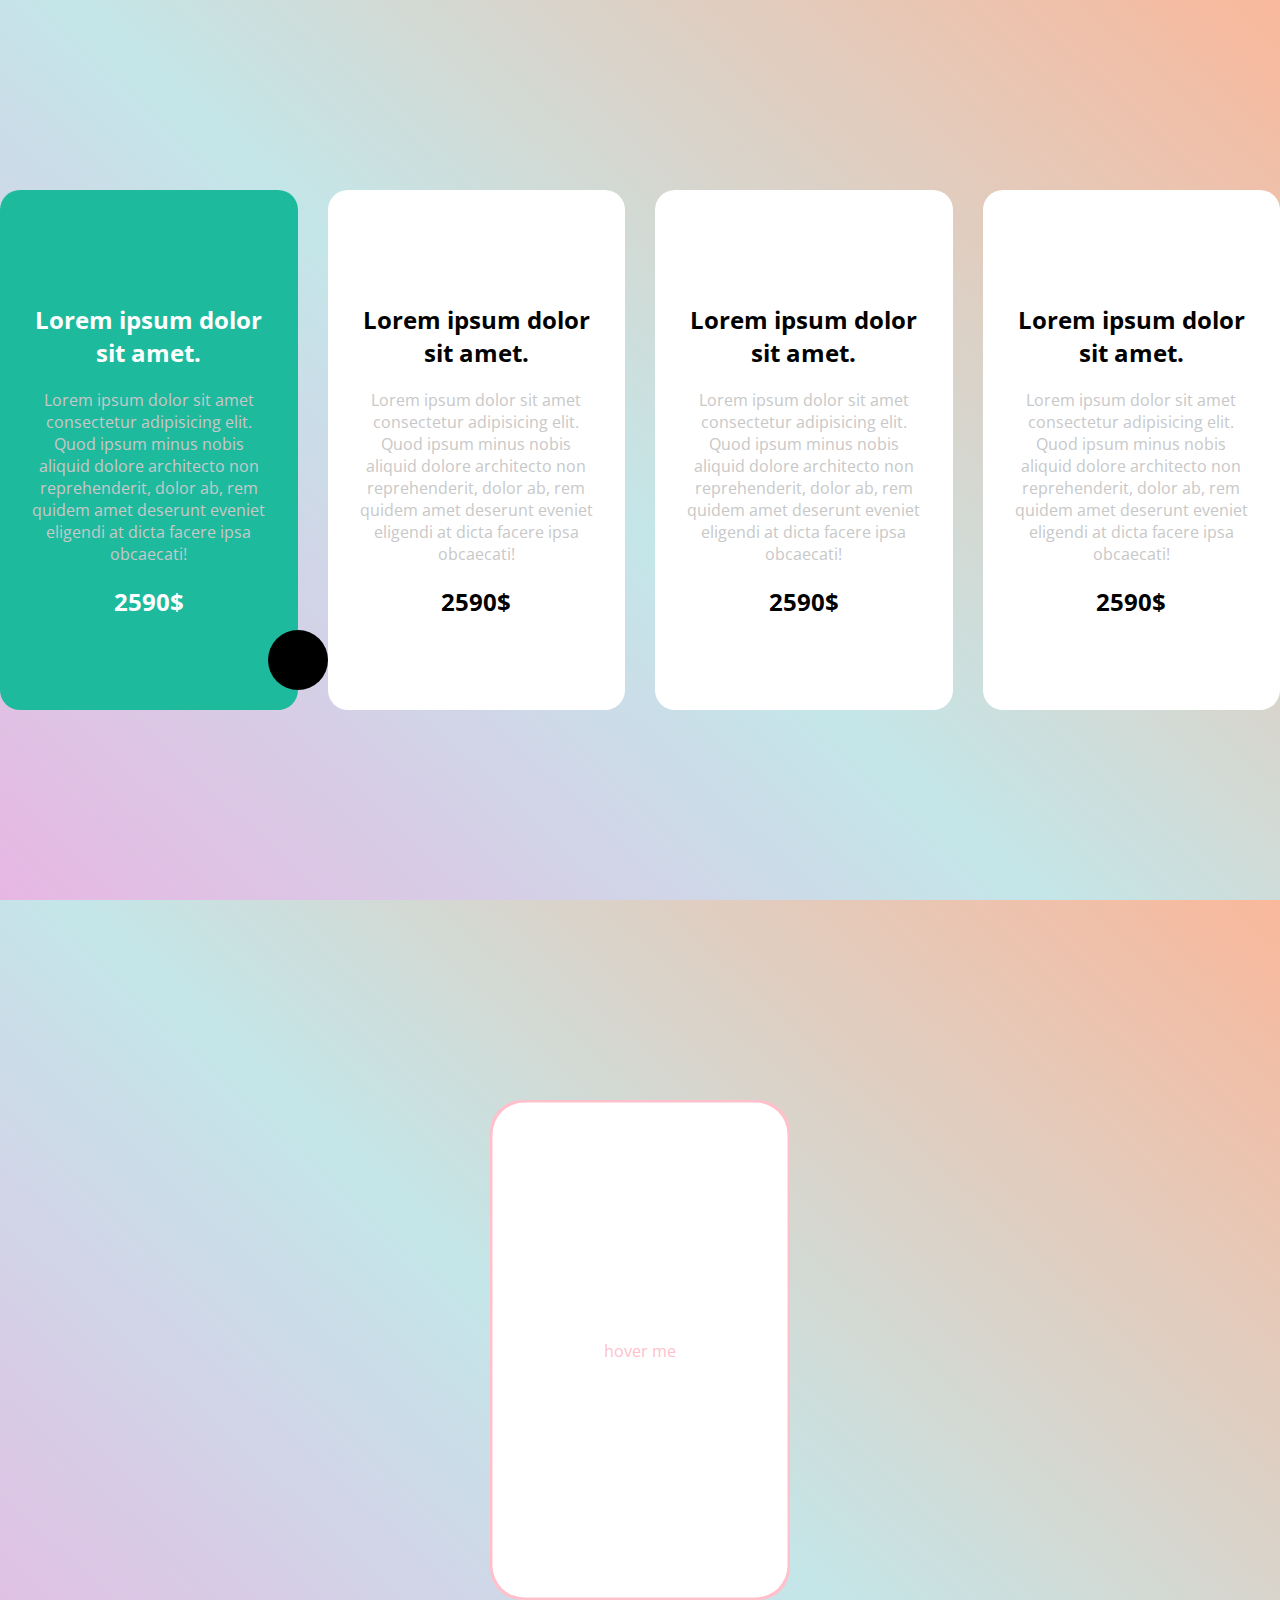
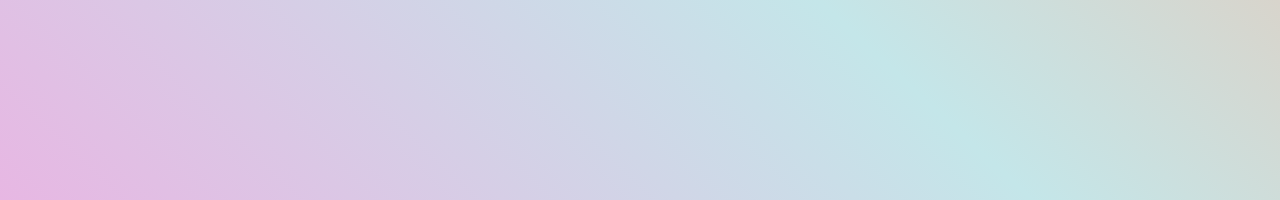
<file: cards-styling/index.html>
<!DOCTYPE html>
<html lang="en">
  <head>
    <meta charset="UTF-8" />
    <meta http-equiv="X-UA-Compatible" content="IE=edge" />
    <meta name="viewport" content="width=device-width, initial-scale=1.0" />
    <link
      rel="stylesheet"
      href="https://cdnjs.cloudflare.com/ajax/libs/font-awesome/6.2.1/css/all.min.css"
      integrity="sha512-MV7K8+y+gLIBoVD59lQIYicR65iaqukzvf/nwasF0nqhPay5w/9lJmVM2hMDcnK1OnMGCdVK+iQrJ7lzPJQd1w=="
      crossorigin="anonymous"
      referrerpolicy="no-referrer"
    />
    <link rel="stylesheet" href="style.css" />
    <title>Document</title>
  </head>
  <body>
    <section>
      <div class="card">
        <i class="fa-solid fa-earth-americas"></i>
        <h2>Lorem ipsum dolor sit amet.</h2>
        <p>
          Lorem ipsum dolor sit amet consectetur adipisicing elit. Quod ipsum
          minus nobis aliquid dolore architecto non reprehenderit, dolor ab, rem
          quidem amet deserunt eveniet eligendi at dicta facere ipsa obcaecati!
        </p>
        <h2>2590$</h2>
        <div class="arrow">
          <i class="fa-solid fa-arrow-right"></i>
        </div>
      </div>
      <div class="card">
        <i class="fa-solid fa-earth-americas"></i>
        <h2>Lorem ipsum dolor sit amet.</h2>
        <p>
          Lorem ipsum dolor sit amet consectetur adipisicing elit. Quod ipsum
          minus nobis aliquid dolore architecto non reprehenderit, dolor ab, rem
          quidem amet deserunt eveniet eligendi at dicta facere ipsa obcaecati!
        </p>
        <h2>2590$</h2>
      </div>
      <div class="card">
        <i class="fa-solid fa-earth-americas"></i>
        <h2>Lorem ipsum dolor sit amet.</h2>
        <p>
          Lorem ipsum dolor sit amet consectetur adipisicing elit. Quod ipsum
          minus nobis aliquid dolore architecto non reprehenderit, dolor ab, rem
          quidem amet deserunt eveniet eligendi at dicta facere ipsa obcaecati!
        </p>
        <h2>2590$</h2>
      </div>
      <div class="card">
        <i class="fa-solid fa-earth-americas"></i>
        <h2>Lorem ipsum dolor sit amet.</h2>
        <p>
          Lorem ipsum dolor sit amet consectetur adipisicing elit. Quod ipsum
          minus nobis aliquid dolore architecto non reprehenderit, dolor ab, rem
          quidem amet deserunt eveniet eligendi at dicta facere ipsa obcaecati!
        </p>
        <h2>2590$</h2>
      </div>
    </section>
    <div class="container">
      <div class="div"></div>
    </div>
  </body>
</html>
</file>
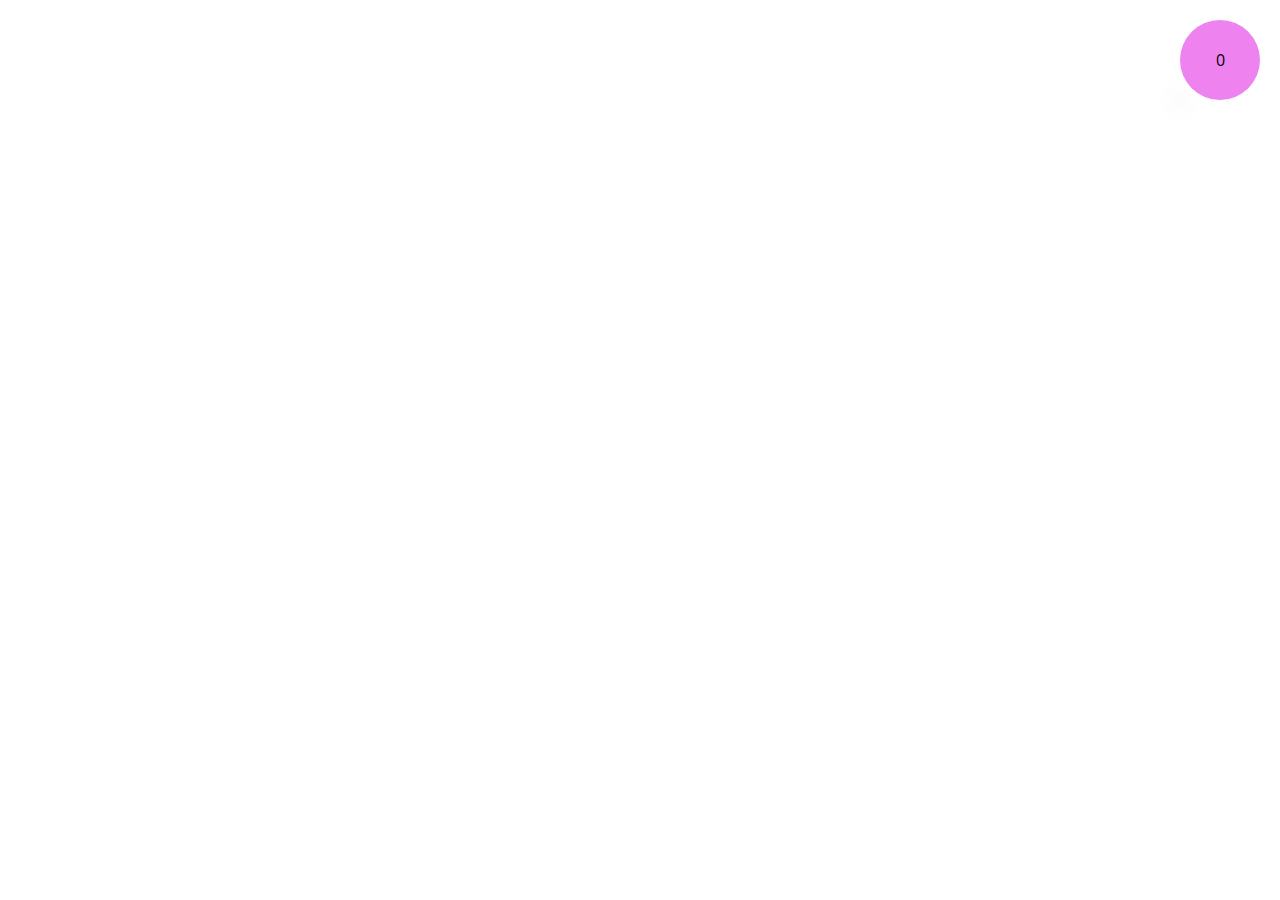
<file: ecommerce-website-v1/index.html>
<!DOCTYPE html>
<html lang="en">
  <head>
    <meta charset="UTF-8" />
    <meta http-equiv="X-UA-Compatible" content="IE=edge" />
    <meta name="viewport" content="width=device-width, initial-scale=1.0" />
    <link
      rel="stylesheet"
      href="https://cdnjs.cloudflare.com/ajax/libs/font-awesome/6.2.1/css/all.min.css"
      integrity="sha512-MV7K8+y+gLIBoVD59lQIYicR65iaqukzvf/nwasF0nqhPay5w/9lJmVM2hMDcnK1OnMGCdVK+iQrJ7lzPJQd1w=="
      crossorigin="anonymous"
      referrerpolicy="no-referrer"
    />
    <link rel="stylesheet" href="style.css" />
    <title>Document</title>
  </head>
  <body>
    <div class="cart-button">
      <i class="fa-solid fa-cart-shopping"></i>
      <div class="count">0</div>
    </div>
    <div class="cart-items"></div>
    <div class="products"></div>
    <script src="main.js"></script>
  </body>
</html>
</file>
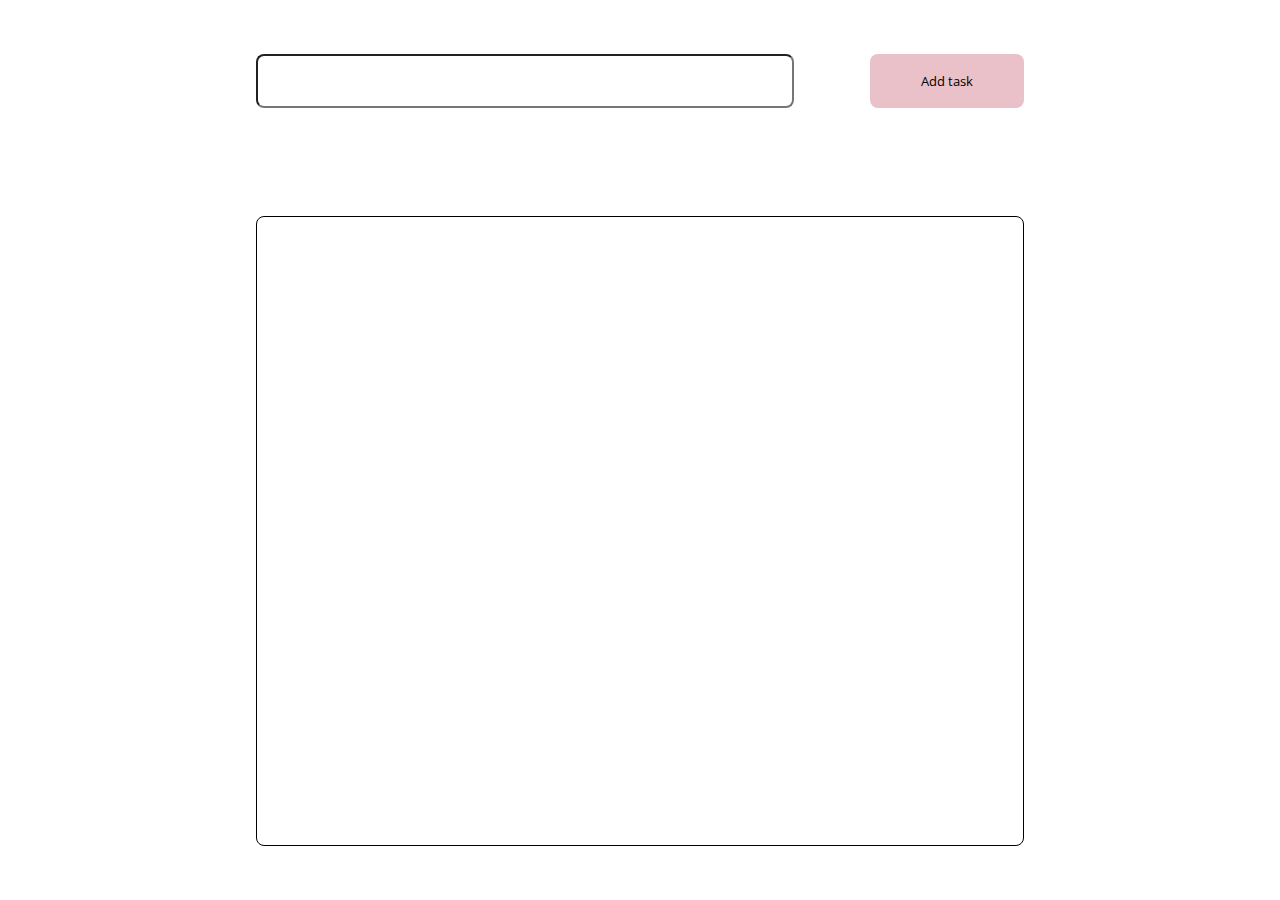
<file: to-do-list-v1/index.html>
<!DOCTYPE html>
<html lang="en">
  <head>
    <meta charset="UTF-8" />
    <meta http-equiv="X-UA-Compatible" content="IE=edge" />
    <meta name="viewport" content="width=device-width, initial-scale=1.0" />
    <link rel="stylesheet" href="style.css" />
    <title>To do list</title>
  </head>
  <body>
    <div class="add-task">
      <input class="input" type="text" />
      <input class="button" type="button" value="Add task" />
    </div>
    <div class="tasks-container"></div>
    <script src="main.js"></script>
  </body>
</html>
</file>
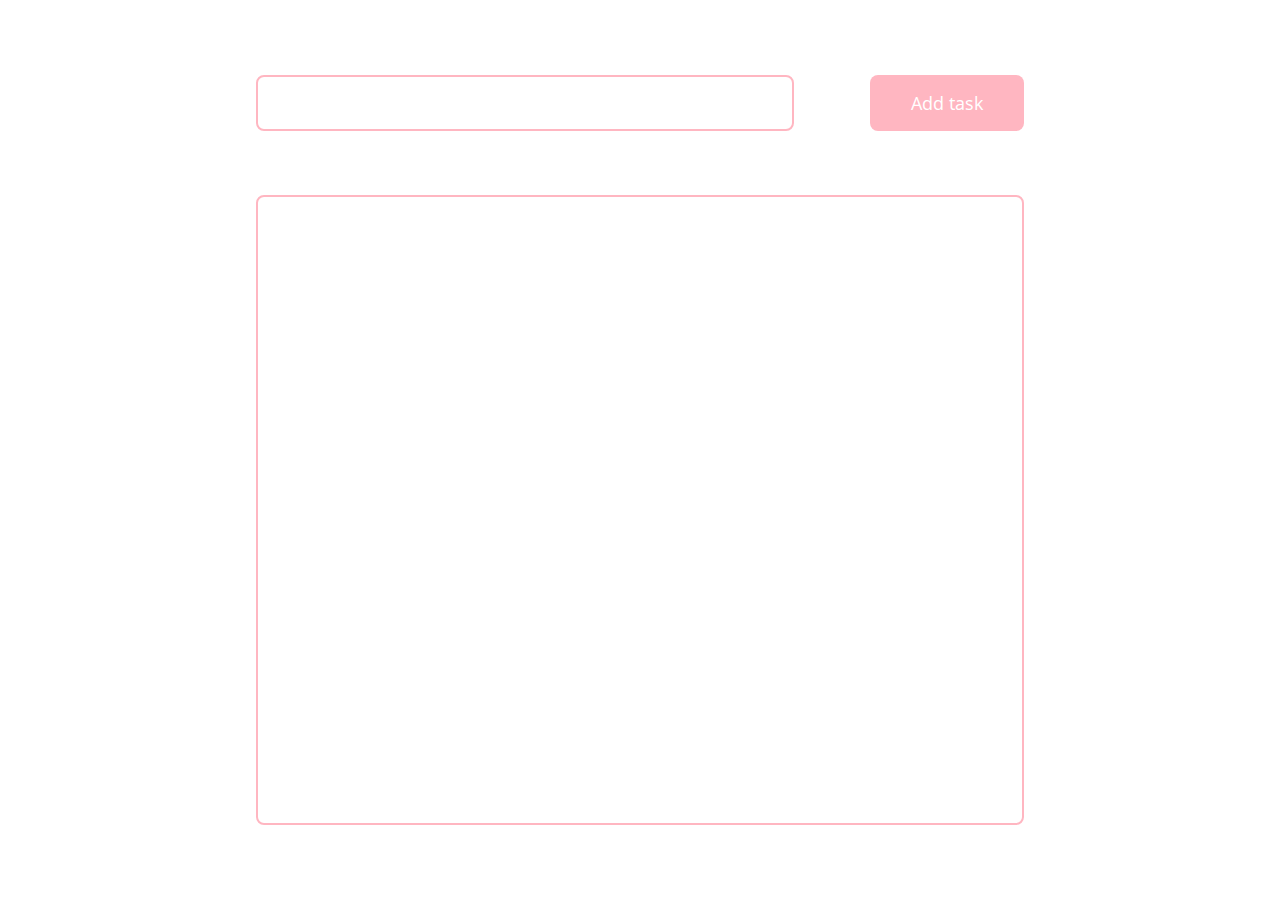
<file: to-do-list-v2/index.html>
<!DOCTYPE html>
<html lang="en">
  <head>
    <meta charset="UTF-8" />
    <meta http-equiv="X-UA-Compatible" content="IE=edge" />
    <meta name="viewport" content="width=device-width, initial-scale=1.0" />
    <link rel="stylesheet" href="style.css" />
    <title>Document</title>
  </head>
  <body>
    <div class="add-task">
      <input class="text" type="text" />
      <input class="button" type="button" value="Add task" />
    </div>
    <div class="tasks-container"></div>
    <script src="main.js"></script>
  </body>
</html>
</file>
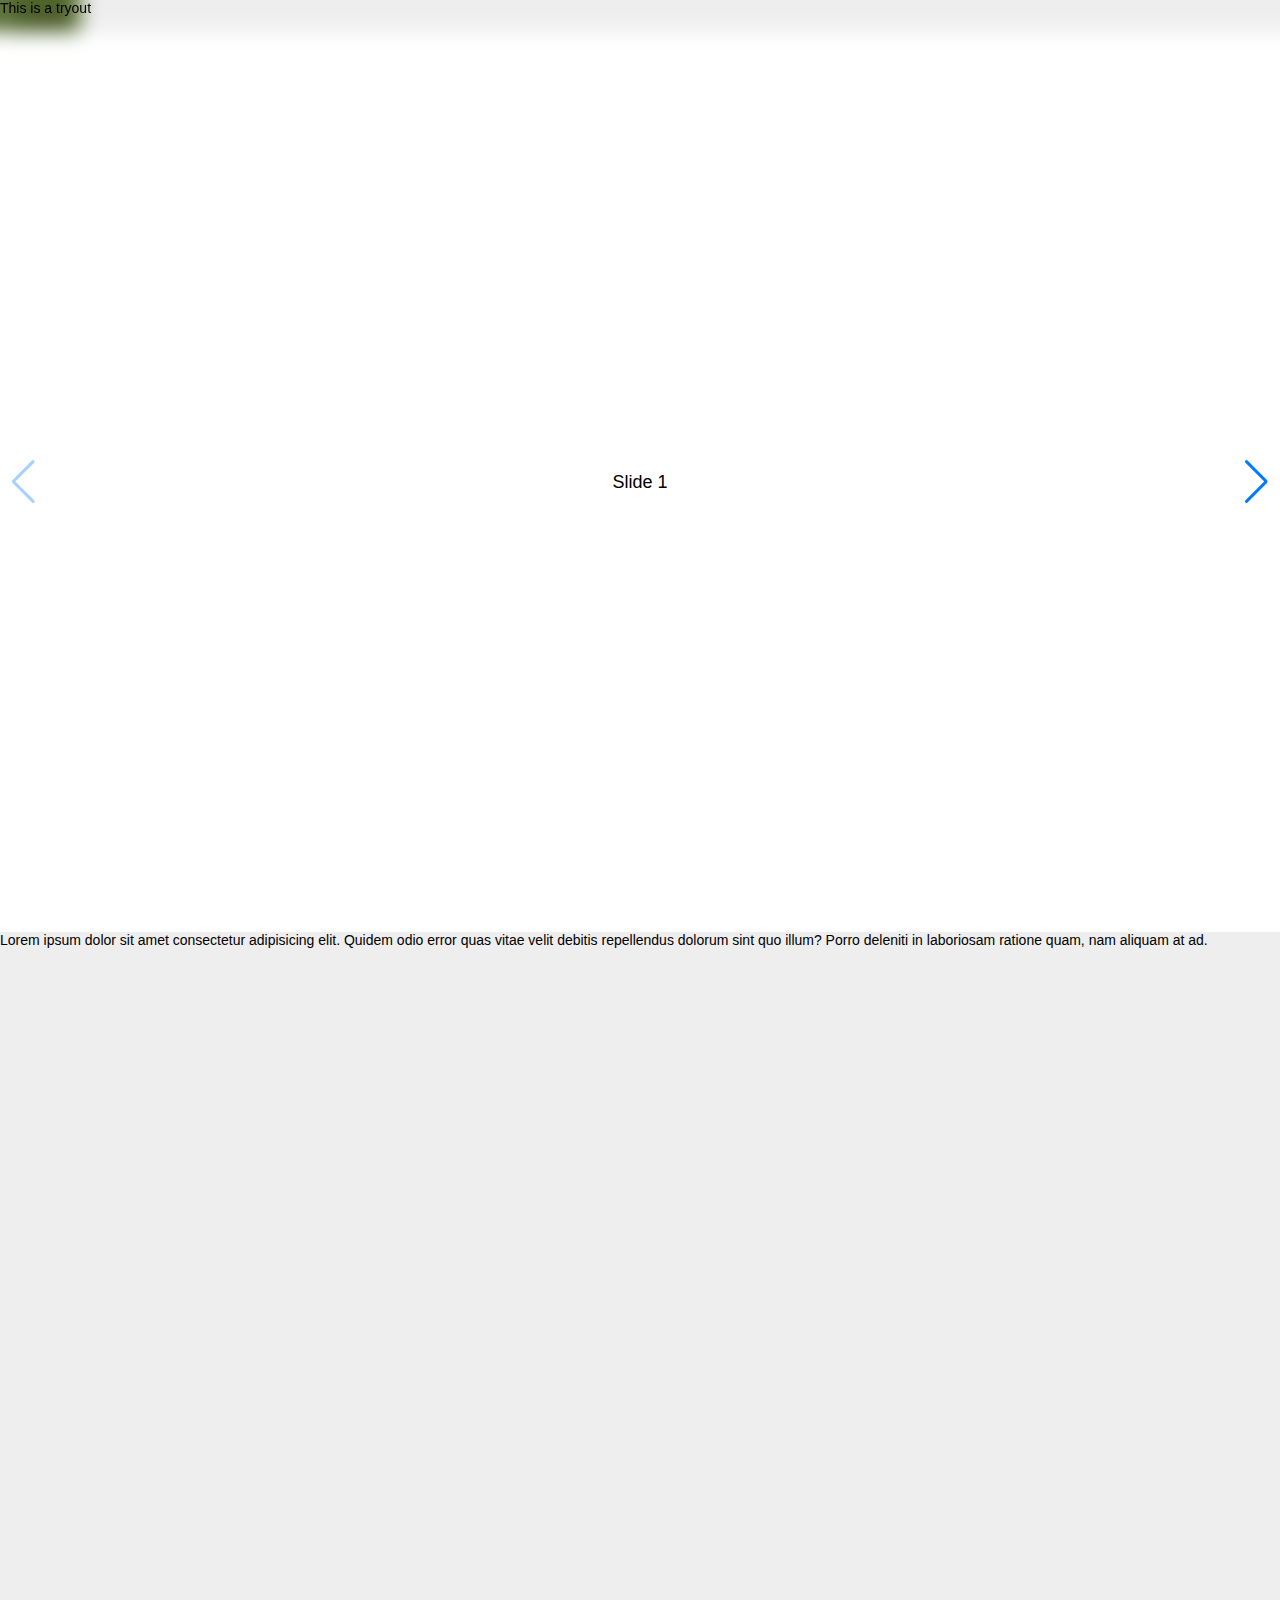
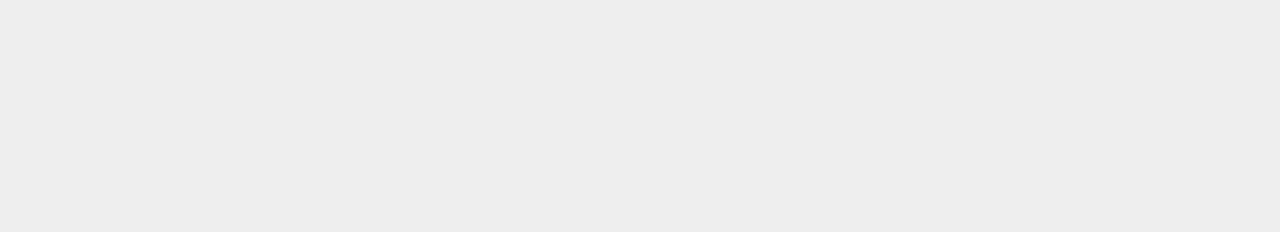
<file: ecommerce-website-v2/darkmode/index.html>
<!DOCTYPE html>
<html lang="en">
  <head>
    <meta charset="UTF-8" />
    <meta http-equiv="X-UA-Compatible" content="IE=edge" />
    <meta name="viewport" content="width=device-width, initial-scale=1.0" />
    <link
      rel="stylesheet"
      href="https://cdn.jsdelivr.net/npm/swiper@8/swiper-bundle.min.css"
    />
    <script src="https://cdn.jsdelivr.net/npm/swiper@8/swiper-bundle.min.js"></script>

    <link rel="stylesheet" href="style.css" />
    <title>Document</title>
  </head>
  <body class="light">
    <nav>This is a tryout</nav>
    <div class="change-theme">Change</div>
    <!-- Swiper -->
    <div class="swiper mySwiper">
      <div class="swiper-wrapper">
        <div class="swiper-slide">Slide 1</div>
        <div class="swiper-slide">Slide 2</div>
        <div class="swiper-slide">Slide 3</div>
        <div class="swiper-slide">Slide 4</div>
        <div class="swiper-slide">Slide 5</div>
        <div class="swiper-slide">Slide 6</div>
        <div class="swiper-slide">Slide 7</div>
        <div class="swiper-slide">Slide 8</div>
        <div class="swiper-slide">Slide 9</div>
      </div>
      <div class="swiper-button-next"></div>
      <div class="swiper-button-prev"></div>
    </div>
    <div class="section">
      Lorem ipsum dolor sit amet consectetur adipisicing elit. Quidem odio error
      quas vitae velit debitis repellendus dolorum sint quo illum? Porro
      deleniti in laboriosam ratione quam, nam aliquam at ad.
    </div>

    <!-- Swiper JS -->
    <script src="https://cdn.jsdelivr.net/npm/swiper/swiper-bundle.min.js"></script>

    <!-- Initialize Swiper -->
    <script>
      var swiper = new Swiper(".mySwiper", {
        navigation: {
          nextEl: ".swiper-button-next",
          prevEl: ".swiper-button-prev",
        },
      });
    </script>
    <script src="main.js"></script>
  </body>
</html>
</file>
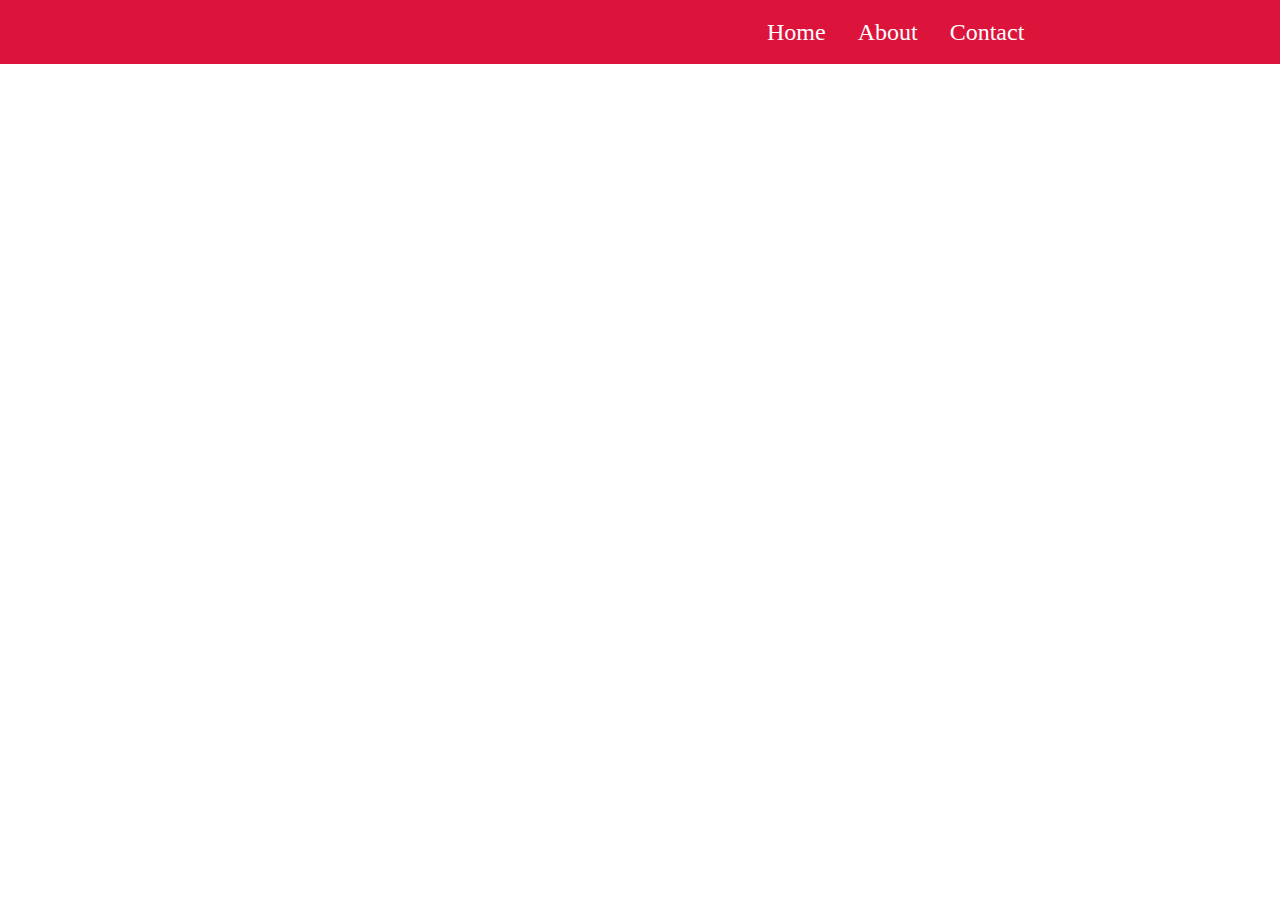
<file: ecommerce-website-v2/untitled folder/index.html>
<!DOCTYPE html>
<html lang="en">
  <head>
    <meta charset="UTF-8" />
    <meta http-equiv="X-UA-Compatible" content="IE=edge" />
    <meta name="viewport" content="width=device-width, initial-scale=1.0" />
    <link
      rel="stylesheet"
      href="https://cdnjs.cloudflare.com/ajax/libs/font-awesome/6.2.1/css/all.min.css"
      integrity="sha512-MV7K8+y+gLIBoVD59lQIYicR65iaqukzvf/nwasF0nqhPay5w/9lJmVM2hMDcnK1OnMGCdVK+iQrJ7lzPJQd1w=="
      crossorigin="anonymous"
      referrerpolicy="no-referrer"
    />
    <link rel="stylesheet" href="style.css" />
    <title>Document</title>
  </head>
  <body>
    <nav>
      <i class="fa-solid fa-star"></i>
      <ul class="">
        <li>Home</li>
        <li>About</li>
        <li>Contact</li>
      </ul>
      <div class="menu">
        <div class="bar"></div>
        <div class="bar"></div>
        <div class="bar"></div>
      </div>
    </nav>
    <script src="main.js"></script>
  </body>
</html>
</file>
<file: cards-styling/style.css>
@import url("https://fonts.googleapis.com/css2?family=Open+Sans:wght@300;400;700&display=swap");
* {
  margin: 0;
  padding: 0;
  box-sizing: border-box;
  font-family: "Open Sans", sans-serif;
}
body {
  height: 100vh;
  width: 100vw;
  background-color: #e7b7e3;
  background-image: linear-gradient(
    43deg,
    #e7b7e3 0%,
    #c4e6e9 46%,
    #f9b89c 100%
  );

  gap: 30px;
}
section {
  height: 100vh;
  width: 100vw;
  display: flex;
  align-items: center;
  justify-content: center;
  gap: 30px;
}
.card {
  height: 520px;
  width: 300px;
  background-color: white;
  border-radius: 20px;
  padding: 30px;
  display: flex;
  flex-direction: column;
  align-items: center;
  justify-content: center;
  text-align: center;
  gap: 20px;
  position: relative;
}
.card i {
  font-size: 50px;
}
.card p {
  color: rgb(200, 200, 200);
}

.card:nth-child(1) {
  background-color: #1eba9e;
  color: white;
}
.arrow {
  height: 60px;
  width: 60px;
  background-color: black;
  border-radius: 50%;
  display: flex;
  justify-content: center;
  align-items: center;
  position: absolute;
  bottom: 20px;
  right: -30px;
}
.arrow i {
  color: white;
  font-size: 30px;
}
.container {
  height: 100vh;
  width: 100vw;
  display: flex;
  align-items: center;
  justify-content: center;
  gap: 50px;
}

.container .div {
  position: relative;
  width: 300px;
  height: 500px;
  z-index: 99;
  border-radius: 2rem;
  overflow: hidden;
  cursor: pointer;
}

.container .div:nth-child(1)::before {
  content: "";
  position: absolute;
  width: 300px;
  height: 500px;

  background: conic-gradient(pink, pink);
  animation: spin 1.5s infinite linear;
}
@keyframes spin {
  100% {
    transform: rotate(-360deg);
  }
}

.container .div:nth-child(1)::after {
  content: "hover me";
  color: pink;
  background: white;
  border-radius: 2rem;
  position: absolute;
  display: flex;
  align-items: center;
  justify-content: center;
  width: 295px;
  height: 495px;

  top: 50%;
  left: 50%;
  transform: translate(-50%, -50%);
}

.container .div:nth-child(1):hover {
  box-shadow: 0 0 50px pink;
}
</file>
<file: ecommerce-website-v1/style.css>
@import url("https://fonts.googleapis.com/css2?family=Open+Sans:wght@500;700&display=swap");
* {
  margin: 0;
  padding: 0;
  box-sizing: border-box;
  font-family: "Open Sans", sans-serif;
}
.cart-button {
  height: 80px;
  width: 80px;
  background-color: violet;
  border-radius: 50%;
  position: fixed;
  top: 20px;
  right: 20px;
  display: flex;
  justify-content: center;
  align-items: center;
  transition: all 0.5s ease;
}
.cart-button i {
  font-size: 40px;
}
.cart-button:hover {
  background-color: black;
  color: violet;
}
.cart-items {
  height: 0;
  width: 0;
  overflow: hidden;
  position: fixed;
  top: 100px;
  right: 100px;
  border-radius: 16px;
  box-shadow: 0px 0px 21px 3px rgba(0, 0, 0, 0.25);
  -webkit-box-shadow: 0px 0px 21px 3px rgba(0, 0, 0, 0.25);
  -moz-box-shadow: 0px 0px 21px 3px rgba(0, 0, 0, 0.25);
  transition: all 0.5s ease;
  background-color: white;
  z-index: 1;
}

.cart-items.active {
  height: 700px;
  width: 600px;
  padding: 8px;
}
.product {
  width: 400px;
  height: 550px;
  border-radius: 16px;
  overflow: hidden;
  box-shadow: 0px 0px 21px 3px rgba(0, 0, 0, 0.25);
  -webkit-box-shadow: 0px 0px 21px 3px rgba(0, 0, 0, 0.25);
  -moz-box-shadow: 0px 0px 21px 3px rgba(0, 0, 0, 0.25);
}
.products {
  display: grid;
  grid-template-columns: repeat(3, 400px);
  gap: 32px;
  width: fit-content;
  margin: auto;
  margin-top: 20vh;
}
.product img {
  width: 100%;
  height: 60%;
  object-fit: cover;
}
.item-info {
  padding: 16px;
  display: flex;

  height: 40%;
  flex-direction: column;
  position: relative;
}
.buy {
  padding: 8px 16px;
  width: fit-content;
  border-radius: 16px;
  border: 1px solid violet;
  position: absolute;
  bottom: 16px;
  cursor: pointer;
  transition: all 0.5s ease;
}
.buy:hover {
  background-color: violet;
}
.item-bought {
  width: 100%;
  height: 100px;
  background-color: rgba(238, 130, 238, 0.338);
  border-radius: 8px;
  margin: auto;
  margin-top: 8px;
}
.cart-items-number {
  background-color: red;
  height: 20px;
  width: 20px;
  border-radius: 50%;
  position: absolute;
  left: 0px;
  top: 10px;
}
.cart-item {
  width: 100%;
  background-color: rgb(214, 173, 181);
  border-radius: 8px;
  display: flex;
  padding: 8px;
  justify-content: space-between;
  align-items: center;
  margin-bottom: 8px;
}
.quantity {
  display: flex;
  gap: 16px;
  align-items: center;
}
</file>
<file: to-do-list-v1/style.css>
@import url("https://fonts.googleapis.com/css2?family=Open+Sans:wght@500;800&display=swap");
* {
  margin: 0;
  padding: 0;
  box-sizing: border-box;
  font-family: "Open Sans", sans-serif;
}

body {
  height: 100vh;
  width: 100vw;
  display: flex;
  flex-direction: column;
  align-items: center;
  justify-content: center;
}
.add-task {
  width: 60vw;
  display: flex;
  margin: auto;
  justify-content: space-between;
}

.add-task input:first-child {
  padding: 16px;
  width: 70%;
  border-radius: 8px;
}
.add-task input:last-child {
  width: 20%;
  border-radius: 8px;
  border: none;
  background-color: rgb(234, 192, 201);
}
.tasks-container {
  width: 60vw;
  min-height: 70vh;
  margin: auto;
  border: 1px solid black;
  padding: 8px;
  border-radius: 8px;
}

.task {
  height: 64px;
  width: 100%;
  background-color: rgb(234, 192, 201);
  border-radius: 8px;
  display: flex;
  align-items: center;
  padding: 8px;
  justify-content: space-between;
  margin-bottom: 8px;
}
.task input {
  height: 20px;
  width: 20px;
}
.task.finished p {
  text-decoration: line-through;
  text-decoration-thickness: 2px;
}
</file>
<file: to-do-list-v2/style.css>
@import url("https://fonts.googleapis.com/css2?family=Open+Sans:wght@500;800&display=swap");
* {
  margin: 0;
  padding: 0;
  box-sizing: border-box;
  font-family: "Open Sans", sans-serif;
}
body {
  height: 100vh;
  width: 100vw;
  flex-direction: column;
  display: flex;
  align-items: center;
  justify-content: center;
  gap: 64px;
}
.add-task {
  width: 60vw;
  display: flex;
  justify-content: space-between;
}
.text {
  padding: 16px;
  width: 70%;
  border-radius: 8px;
  border: 2px solid lightpink;
}
.button {
  width: 20%;
  padding: 16px;
  border-radius: 8px;
  border: none;
  background-color: lightpink;
  color: white;
  font-size: 18px;
}
.tasks-container {
  height: 70vh;
  width: 60vw;
  border: 2px solid lightpink;
  border-radius: 8px;
  padding: 8px;
}
.task {
  height: 64px;
  display: flex;
  justify-content: space-between;
  background-color: lightpink;
  border-radius: 8px;
  padding: 8px;
  align-items: center;
  margin-bottom: 8px;
}
.task .checkbox {
  height: 20px;
  width: 20px;
}
.task p {
  position: relative;
}
/* .task.active p {
  text-decoration: line-through;
} */

/* .task::after elle va creer une div, juste apres la div task */

.task p::after {
  content: "";
  height: 2px;
  width: 0;
  background-color: black;
  position: absolute;
  top: 50%;
  left: 0;
  transition: all 2s ease;
}
.task.active p::after {
  width: 100%;
}
</file>
<file: ecommerce-website-v2/darkmode/style.css>
* {
  margin: 0;
  padding: 0;
  box-sizing: border-box;
}
html,
body {
  position: relative;
  height: 100%;
}

nav {
  height: 64px;
  width: 100vw;
  backdrop-filter: blur(10px);
  position: fixed;
  top: 0;
  z-index: 99;
}
.light nav {
  color: black;
}
.dark nav {
  background-color: rgb(88, 9, 63);
  color: white;
}

.change-theme {
  padding: 8px 16px;
  background-color: darkolivegreen;
  border-radius: 8px;
  width: fit-content;
}
body {
  background: #eee;
  font-family: Helvetica Neue, Helvetica, Arial, sans-serif;
  font-size: 14px;
  color: #000;
  margin: 0;
  padding: 0;
}

.swiper {
  width: 100%;
  height: 100%;
}

.swiper-slide {
  text-align: center;
  font-size: 18px;
  background: #fff;

  /* Center slide text vertically */
  display: -webkit-box;
  display: -ms-flexbox;
  display: -webkit-flex;
  display: flex;
  -webkit-box-pack: center;
  -ms-flex-pack: center;
  -webkit-justify-content: center;
  justify-content: center;
  -webkit-box-align: center;
  -ms-flex-align: center;
  -webkit-align-items: center;
  align-items: center;
}

.swiper-slide img {
  display: block;
  width: 100%;
  height: 100%;
  object-fit: cover;
}
.section {
  height: 100vh;
}
</file>
<file: ecommerce-website-v2/untitled folder/style.css>
* {
  margin: 0;
  padding: 0;
  box-sizing: border-box;
}
nav {
  height: 64px;
  width: 100vw;
  background-color: crimson;
  color: white;
  display: flex;
  align-items: center;
  justify-content: space-around;
  font-size: 24px;
  position: fixed;
  top: 0;
}
nav ul {
  list-style: none;
  display: flex;
  gap: 32px;
}
.bar {
  height: 2px;
  width: 32px;
  background-color: white;
  margin-bottom: 8px;
  border-radius: 8px;
}
.bar:last-child {
  margin-bottom: 0;
}
.menu {
  display: none;
}
.btn {
  margin-top: 64px;
}
@media screen and (max-width: 1024px) {
  .menu {
    display: block;
  }
  nav ul {
    flex-direction: column;
    position: fixed;
    top: 64px;
    width: 100vw;
    height: 100vh;
    background-color: crimson;
    justify-content: center;
    align-items: center;
    transform: translateX(100%);
    transition: all 0.5s ease;
  }
  nav ul.active {
    transform: translateX(0);
  }
  .menu {
    overflow: hidden;
  }
  .bar {
    transition: all 0.5s ease;
  }

  .menu.active .bar:first-child {
    transform: rotate(45deg) translate(8px, 8px);
  }
  .menu.active .bar:nth-child(2) {
    opacity: 0;
  }
  .menu.active .bar:last-child {
    transform: rotate(-45deg) translate(7px, -7.5px);
  }
}
</file>
